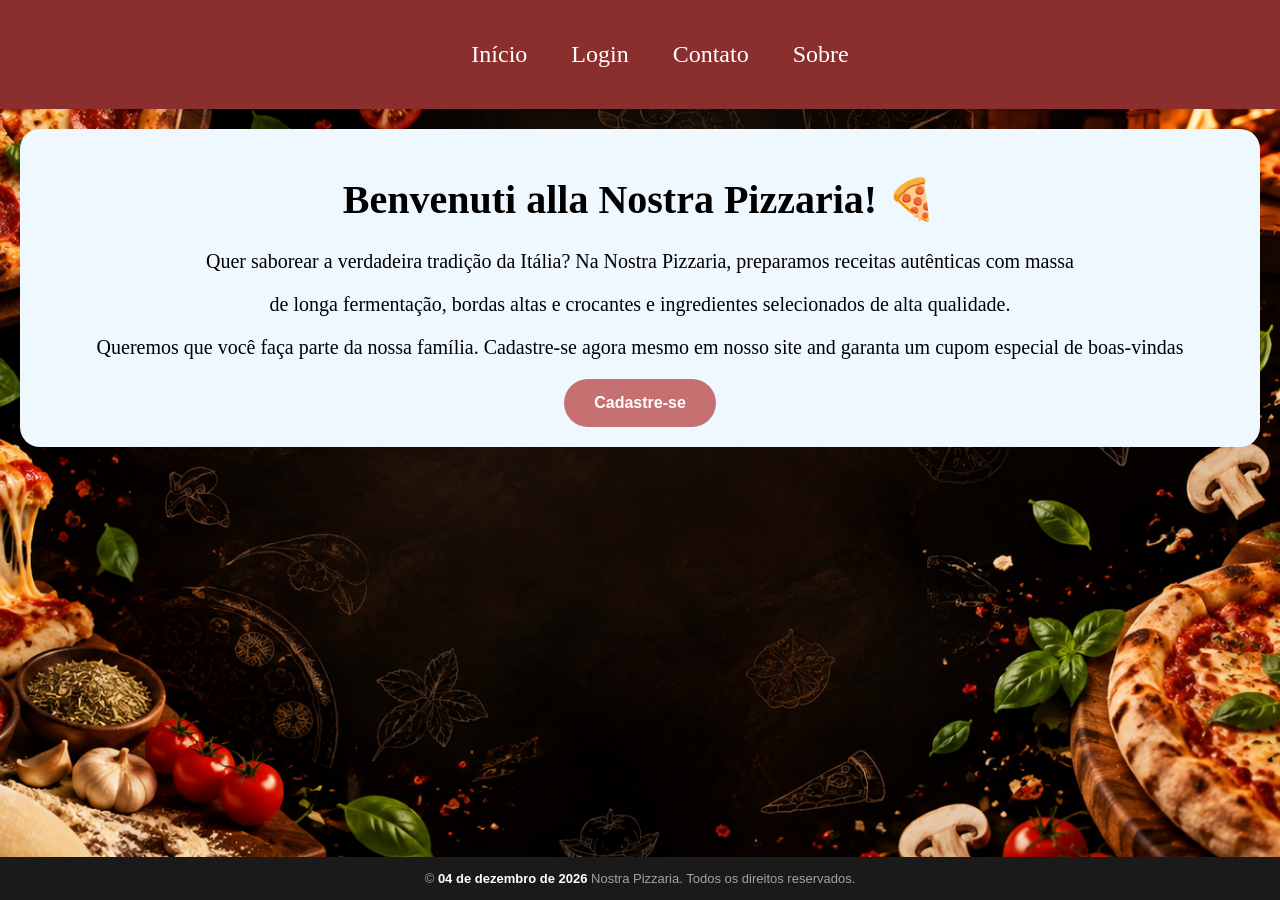
<file: index.html>
<!DOCTYPE html>
<html lang="pt-br">
<head>
    <meta charset="UTF-8">
    <meta name="viewport" content="width=device-width, initial-scale=1.0">
    <meta name="Marina e Estevão" content="autor">
    <title>Nostra Pizza</title>
    <link rel="stylesheet" href="style.css">
</head> 
<body>
    <header>
        <menu>
            <nav>
                <a href="index.html">Início</a>
                <a href="login.html">Login</a>
                <a href="#" id="menuContato">Contato</a>
                <a href="#" id="menuSobre">Sobre</a>
            </nav>
        </menu>
    </header>
    <main>
        <div class="texto-principal">
            <h1>Benvenuti alla Nostra Pizzaria! 🍕</h1>
                <p>Quer saborear a verdadeira tradição da Itália? Na Nostra Pizzaria, preparamos receitas autênticas com massa</p>
                <p>de longa fermentação, bordas altas e crocantes e ingredientes selecionados de alta qualidade.</p>
                <p>Queremos que você faça parte da nossa família. Cadastre-se agora mesmo em nosso site and garanta um cupom especial de boas-vindas</p>
                <button class="btn-cadastro" onclick="window.location.href='cadastro.html'">Cadastre-se</button>
        </div>
        
        <!-- Menu de Contato padronizado -->
        <div class="sub-menu" id="sub-contato">
            <h2>CONTATO</h2>
            
            <!-- Botão do Telefone e seu respectivo texto logo abaixo -->
            <div class="bloco-aba">
                <button class="aba-item" id="btn-telefone">Telefone</button>
                <div class="conteudo-aba" id="conteudo-telefone">
                    <h3>Nosso Telefone 📞</h3>
                    <p>(11) 99999-9999<br>Atendimento de Terça a Domingo, das 18h às 23h.</p>
                </div>
            </div>

            <!-- Botão do E-mail e seu respectivo texto logo abaixo -->
            <div class="bloco-aba" style="margin-top: 15px;">
                <button class="aba-item" id="btn-email">E-mail</button>
                <div class="conteudo-aba" id="conteudo-email">
                    <h3>Nosso E-mail ✉️</h3>
                    <p>nostrapizza@gmail.com<br>Respondemos em até 24 horas úteis.</p>
                </div>
            </div>
        </div>  
        
        <!-- Aba Principal do SOBRE configurada com submenus em cascata (sanfona) -->
        <div class="sub-menu" id="sub-sobre">
            <h2>SOBRE</h2>
            
            <!-- Bloco da Empresa (Abre a história ao clicar) -->
            <div class="bloco-aba">
                <button class="aba-item" id="btn-empresa">Empresa</button>
                <div class="conteudo-aba" id="conteudo-empresa">
                    <h3>Nossa História 🍕</h3>
                    <p>A Nostra Pizzaria nasceu da paixão pela verdadeira culinária italiana. Nossa massa fermenta por 48 horas para trazer leveza e o sabor autêntico de Nápoles direto para sua mesa.</p>
                </div>
            </div>

            <!-- Bloco de Clientes (Abre o portal ao clicar) -->
            <div class="bloco-aba" style="margin-top: 15px;">
                <button class="aba-item" id="btn-clientes">Clientes</button>
                <div class="conteudo-aba" id="conteudo-clientes">
                    <h3>Portal do Cliente</h3>
                    <p>Bem-vindo à nossa família! Aqui você pode consultar seus pontos de fidelidade, resgatar cupons de desconto semanais e avaliar suas últimas pizzas solicitadas.</p>
                </div>
            </div>
        </div>

    </main>
    <footer> 
        <h1>© <span id="data-atual"></span> Nostra Pizzaria. Todos os direitos reservados.</h1> 
    </footer>

   <!-- Link para o seu arquivo JavaScript externo -->
    <script src="script.js"></script>
</body>
</html>
</file>
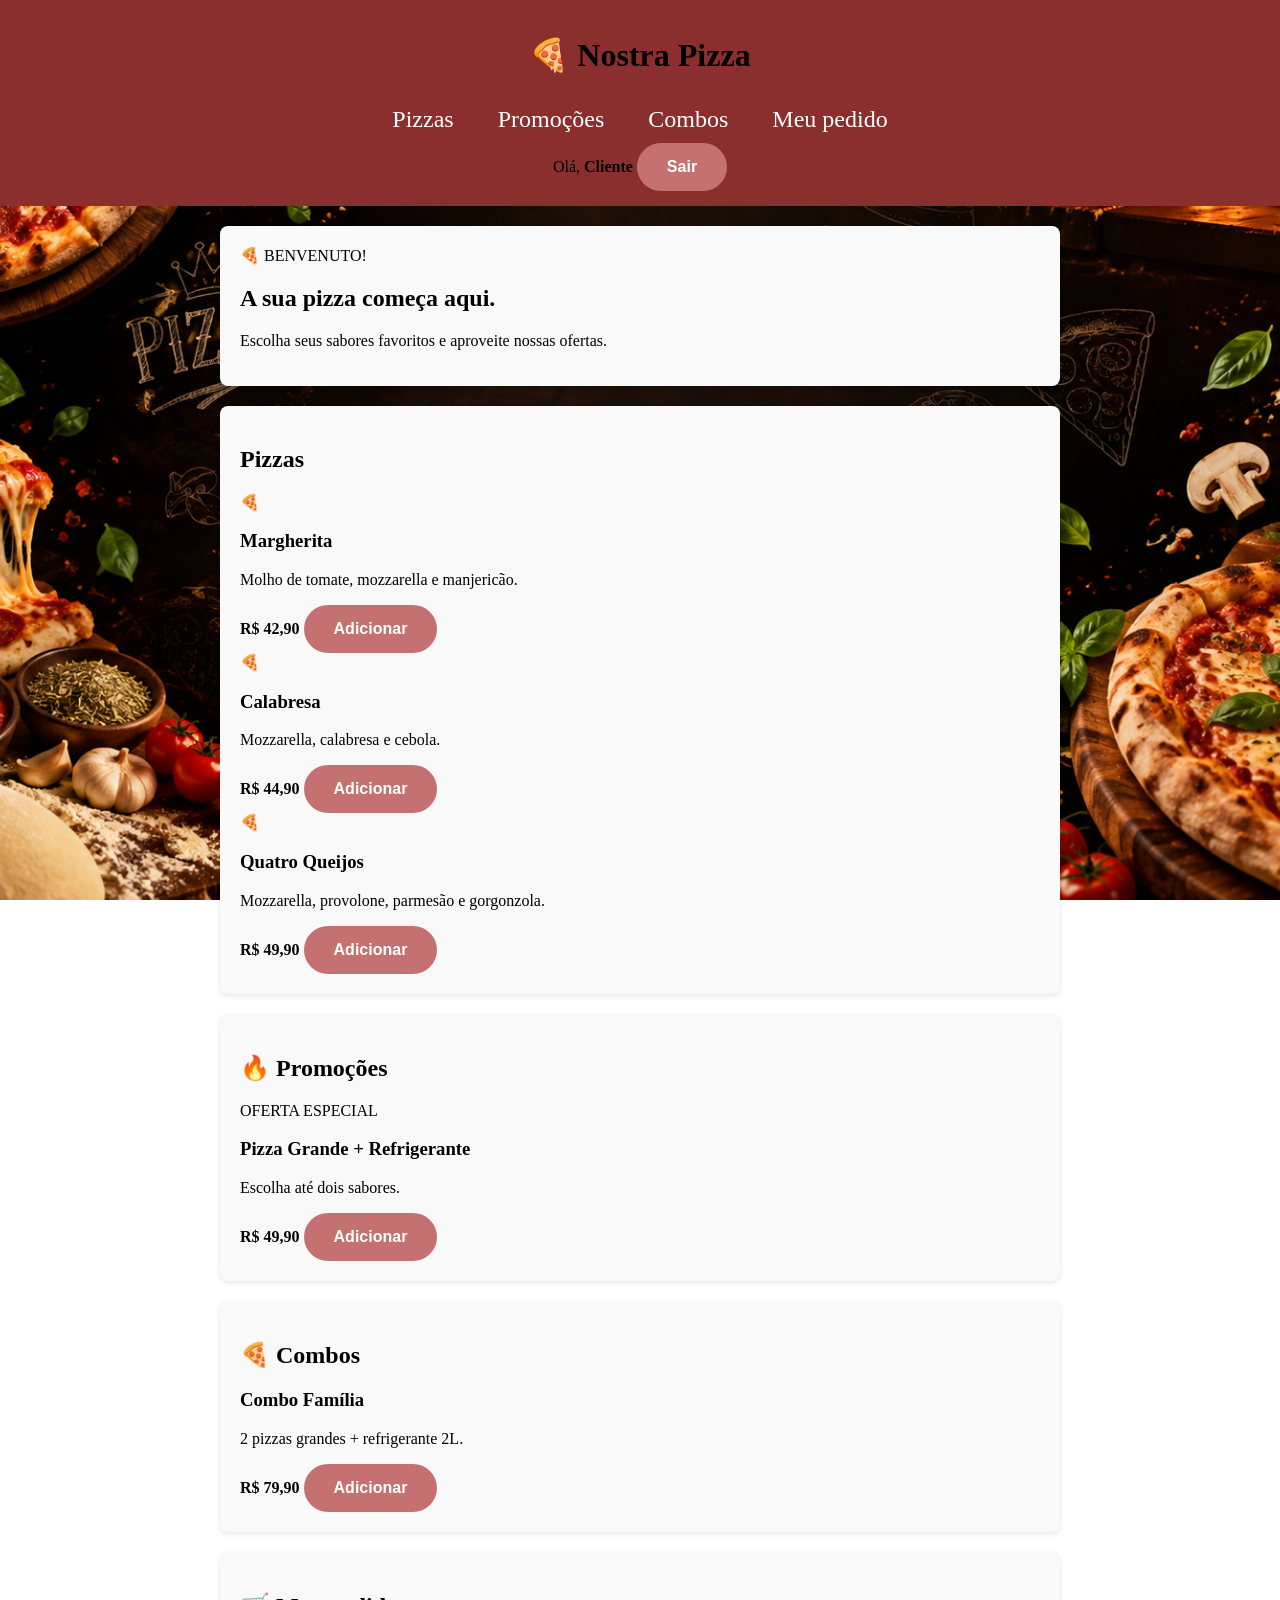
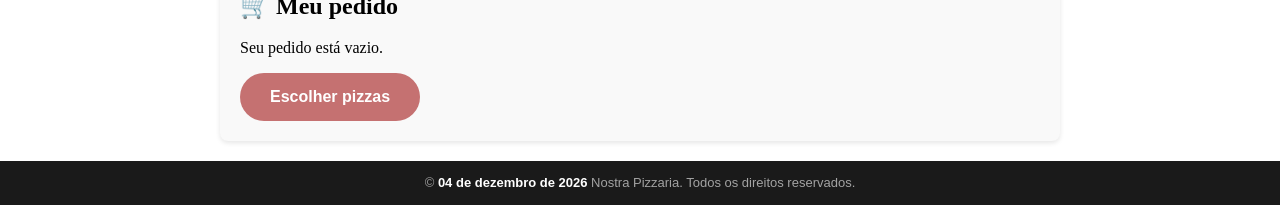
<file: ambiente.html>
<!DOCTYPE html>
<html lang="pt-BR">

<head>
    <meta charset="UTF-8">
    <meta name="viewport" content="width=device-width, initial-scale=1.0">

    <title>Nostra Pizza - Área do Cliente</title>

    <link rel="stylesheet" href="style.css">
</head>

<body class="ambiente">

    <header>

        <h1>🍕 Nostra Pizza</h1>

        <nav>
            <a href="#pizzas">Pizzas</a>
            <a href="#promocoes">Promoções</a>
            <a href="#combos">Combos</a>
            <a href="#pedido">Meu pedido</a>
        </nav>

        <div class="cliente">
            Olá, <strong id="nome-usuario">Cliente</strong>
            <button onclick="sair()" class="btn-adicionar">Sair</button>
        </div>

    </header>


    <main>

        <section class="boas-vindas">

            <span>🍕 BENVENUTO!</span>

            <h2>
                A sua pizza começa aqui.
            </h2>

            <p>
                Escolha seus sabores favoritos e aproveite nossas ofertas.
            </p>

        </section>


        <section id="pizzas">

            <h2>Pizzas</h2>

            <div class="produtos">

                <article>
                    <div class="pizza">🍕</div>

                    <h3>Margherita</h3>

                    <p>
                        Molho de tomate, mozzarella e manjericão.
                    </p>

                    <strong>R$ 42,90</strong>

                    <button data-nome="Margherita" data-preco="42.90"class="btn-adicionar">Adicionar</button>
                </article>


                <article>
                    <div class="pizza">🍕</div>

                    <h3>Calabresa</h3>

                    <p>
                        Mozzarella, calabresa e cebola.
                    </p>

                    <strong>R$ 44,90</strong>

                    <button data-nome="Calabresa" data-preco="44.90"class="btn-adicionar">Adicionar</button>
                </article>


                <article>
                    <div class="pizza">🍕</div>

                    <h3>Quatro Queijos</h3>

                    <p>
                        Mozzarella, provolone, parmesão e gorgonzola.
                    </p>

                    <strong>R$ 49,90</strong>

                    <button data-nome="Quatro Queijos" data-preco="49.90" class="btn-adicionar">Adicionar</button>
                </article>

            </div>

        </section>


        <section id="promocoes">

            <h2>🔥 Promoções</h2>

            <div class="promocao">

                <div>
                    <span>OFERTA ESPECIAL</span>

                    <h3>
                        Pizza Grande + Refrigerante
                    </h3>

                    <p>
                        Escolha até dois sabores.
                    </p>
                </div>

                <strong>R$ 49,90</strong>

                <button data-nome="Pizza Grande + Refrigerante" data-preco="49.90"class="btn-adicionar">Adicionar</button>

            </div>

        </section>


        <section id="combos">

            <h2>🍕 Combos</h2>

            <div class="combo">

                <h3>Combo Família</h3>

                <p>
                    2 pizzas grandes + refrigerante 2L.
                </p>

                <strong>R$ 79,90</strong>

                <button data-nome="Combo Família" data-preco="79.90" class="btn-adicionar">Adicionar</button>

            </div>

        </section>


        <section id="pedido" class="pedido">

            <h2>🛒 Meu pedido</h2>

            <!-- O container abaixo receberá os itens via JavaScript -->
            <div id="container-pedido">
                <p>
                    Seu pedido está vazio.
                </p>
            </div>

            <!-- NOVO: Botão adicionado para salvar o pedido em formato .txt via classe Carrinho -->
            <button id="btn-finalizar" onclick="meuCarrinho.finalizarPedido()" style="display: none;" class="btn-adicionar">
                Finalizar e Salvar Pedido (.txt)
            </button>

            <button onclick="location.href='#pizzas'" class="btn-adicionar">
                Escolher pizzas
            </button>

        </section>
        <!-- Banner flutuante do aviãozinho de pizza -->
        <div class="aviao-promocao">✈️🍕 PROMOÇÃO RELÂMPAGO: Compre 2 pizzas grandes e ganhe 1 refrigerante 2L! 🍕✈️</div>
    </main>
    <footer>
        <h1>
            © <span id="data-atual"></span>
            Nostra Pizzaria.
            Todos os direitos reservados.
        </h1>

    </footer>
    <script src="script.js"></script>
</body>
</html>
</file>
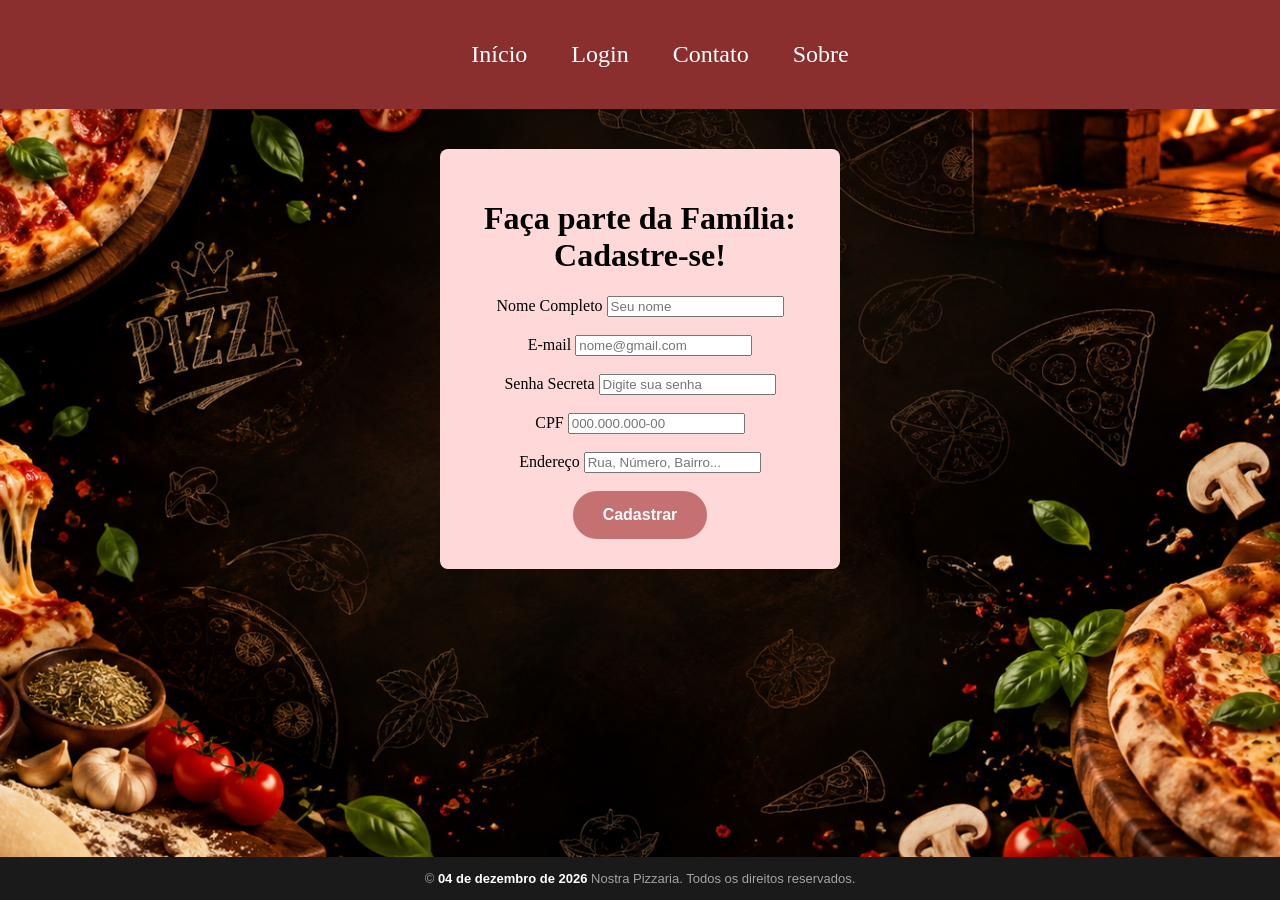
<file: cadastro.html>
<!DOCTYPE html>
<html lang="pt-BR">
<head> 
    <meta charset="UTF-8">
    <meta name="viewport" content="width=device-width, initial-scale=1.0">
    <title>Cadastro da Nostro Pizzaria</title>
    <link rel="stylesheet" href="style.css">
</head>
<body> 
    <header class="cadastro">
        <menu>
            <nav>
                <a href="index.html">Início</a>
                <a href="login.html">Login</a>
                <a href="#" id="menuContato">Contato</a>
                <a href="#" id="menuSobre">Sobre</a>
            </nav>
        </menu>
    </header>
    <main>
         <form id="meuFormulario">
            <h1>Faça parte da Família: Cadastre-se!</h1>
               <!-- 1. campo Nome--> 
                <div class="cadastro">
                    <label for="nome">Nome Completo</label>
                    <input type="text" id="nome" placeholder="Seu nome" required>
                </div><br>

               <!-- 2. campo E-mail--> 
                <div class="cadastro">
                    <label for="email">E-mail</label>
                    <input type="email" id="email" placeholder="nome@gmail.com" required>
                </div><br>

               <!-- 3. campo Senha--> 
                <div class="cadastro">
                    <label for="senha">Senha Secreta</label>
                    <input type="password" id="senha" placeholder="Digite sua senha" required>
                </div><br>
               <!-- 4. campo CPF--> 
                <div class="cadastro">
                    <label for="cpf">CPF</label>
                    <input type="text" id="cpf" placeholder="000.000.000-00" maxlength="14" required>
                </div><br>
               <!-- 5. campo Endereço--> 
                <div class="cadastro">
                    <label for="endereco">Endereço</label>
                    <input type="text" id="endereco" placeholder="Rua, Número, Bairro..." required>
                </div><br>
                <!--botão de cadastro-->
                <button type="submit" class="btn-cadastro">Cadastrar</button>
            </form>
    </main>
    

    <div class="sub-menu" id="sub-contato">

        <h2>
            CONTATO 📞
        </h2>


        <div class="bloco-aba">

            <button
                class="aba-item"
                id="btn-telefone">

                Telefone

            </button>


            <div
                class="conteudo-aba"
                id="conteudo-telefone">

                <h3>
                    Nosso Telefone 📞
                </h3>

                <p>
                    (11) 99999-9999
                    <br>
                    Atendimento de terça a domingo,
                    das 18h às 23h.
                </p>

            </div>

        </div>


        <div
            class="bloco-aba"
            style="margin-top: 15px;">

            <button
                class="aba-item"
                id="btn-email">

                E-mail

            </button>


            <div
                class="conteudo-aba"
                id="conteudo-email">

                <h3>
                    Nosso E-mail ✉️
                </h3>

                <p>
                    contato@nostrapizzaria.com
                    <br>
                    Respondemos em até 24 horas úteis.
                </p>

            </div>

        </div>

    </div>

    <div class="sub-menu" id="sub-sobre">

        <h2>
            SOBRE
        </h2>


        <div class="bloco-aba">

            <button
                class="aba-item"
                id="btn-empresa">

                Empresa

            </button>


            <div
                class="conteudo-aba"
                id="conteudo-empresa">

                <h3>
                    Nossa História 🍕
                </h3>

                <p>
                    A Nostra Pizzaria nasceu da paixão
                    pela verdadeira culinária italiana.
                    Nossa massa fermenta por 48 horas
                    para trazer leveza e sabor autêntico
                    de Nápoles direto para sua mesa.
                </p>

            </div>

        </div>


        <div
            class="bloco-aba"
            style="margin-top: 15px;">

            <button
                class="aba-item"
                id="btn-clientes">

                Clientes

            </button>


            <div
                class="conteudo-aba"
                id="conteudo-clientes">

                <h3>
                    Portal do Cliente
                </h3>

                <p>
                    Bem-vindo à nossa família!
                    Aqui você pode consultar seus
                    pontos de fidelidade, resgatar
                    cupons de desconto e avaliar
                    suas últimas pizzas.
                </p>

            </div>

        </div>

    </div>

    <footer> 
        <h1>© <span id="data-atual"></span> Nostra Pizzaria. Todos os direitos reservados.</h1> 
    </footer>
    <script src="script.js"></script>
</body>
</html>
</file>
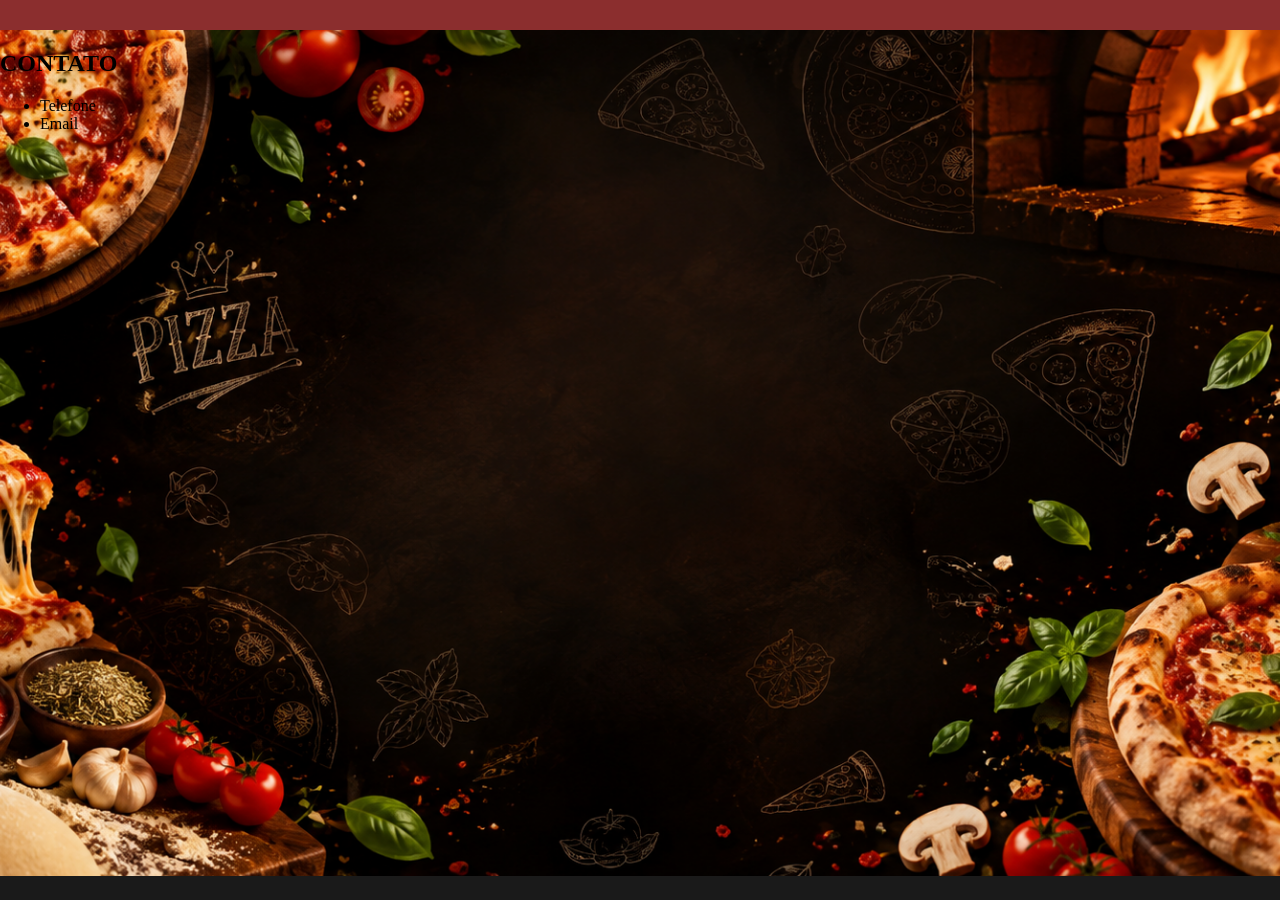
<file: contato.html>
<!DOCTYPE html>
<html lang="en">
<head>
    <meta charset="UTF-8">
    <meta name="viewport" content="width=device-width, initial-scale=1.0">
    <title>Contato</title>
    <link rel="stylesheet" href="style.css">
</head>
<body> 
    <header>
            <form class="classe-contato"></form>
    </header>
    <main>
        <h2>CONTATO</h2>
                <ul>
                    <li>Telefone</li>
                    <li>Email</li>
                </ul>
        </div> 
    </main>
    <footer>

    </footer>
    <script src="script.js"></script>
</body>
</html>
</file>
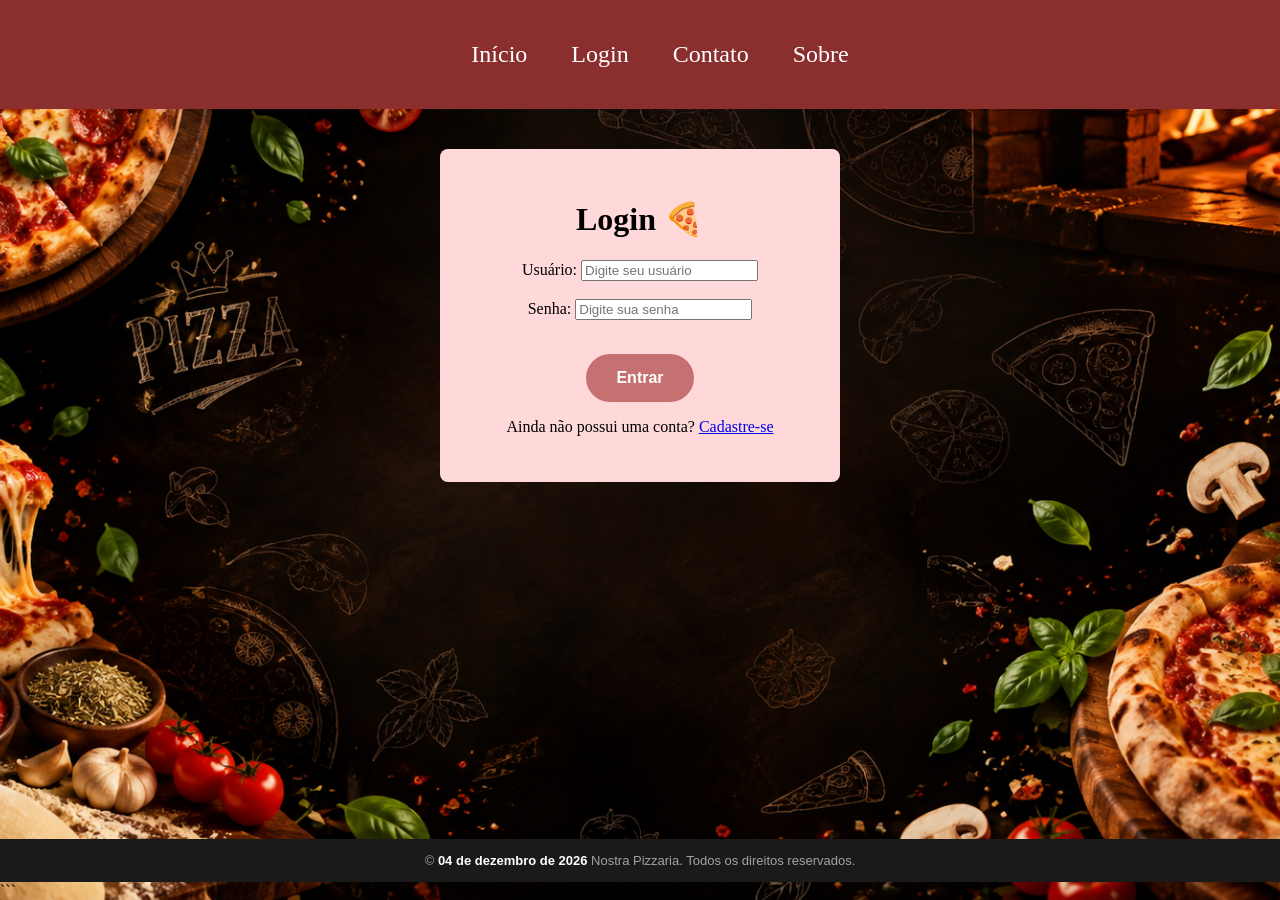
<file: login.html>
<!DOCTYPE html>
<html lang="pt-BR">

<head>
    <meta charset="UTF-8">

    <meta name="viewport" content="width=device-width, initial-scale=1.0">

    <title>Nostra Pizzaria - Login</title>

    <link rel="stylesheet" href="style.css">
</head>

<body class="pagina-login">

    <!-- =====================================================
         MENU SUPERIOR
         ===================================================== -->

    <header>

        <menu>

            <nav>

                <a href="index.html">
                    Início
                </a>

                <a href="login.html" class="ativo">
                    Login
                </a>

                <a href="#" id="menuContato">
                    Contato
                </a>

                <a href="#" id="menuSobre">
                    Sobre
                </a>

            </nav>

        </menu>

    </header>


    <!-- =====================================================
         ÁREA DE LOGIN
         ===================================================== -->

    <main id="fundo-login">

        <form id="meuFormulario">

            <h1>
                Login 🍕
            </h1>


            <!-- USUÁRIO -->

            <label for="username"> Usuário: </label>
            <input type="text" id="username" name="username" placeholder="Digite seu usuário"  required><br><br>

            <!-- SENHA -->
            <label for="password"> Senha: </label>
            <input  type="password" id="password" name="password" placeholder="Digite sua senha" required><br><br>


            <!-- MENSAGEM -->

            <p id="mensagem-login"></p>


            <!-- BOTÃO -->

            <button type="submit" class="btn-adicionar" > Entrar </button>


            <!-- CADASTRO -->

            <p class="link-cadastro">

                Ainda não possui uma conta?

                <a href="cadastro.html">
                    Cadastre-se
                </a>

            </p>

        </form>

    </main>


    <!-- =====================================================
         MENU LATERAL - CONTATO
         ===================================================== -->

    <div class="sub-menu" id="sub-contato">

        <h2>
            CONTATO 📞
        </h2>


        <div class="bloco-aba">

            <button
                class="aba-item"
                id="btn-telefone">

                Telefone

            </button>


            <div
                class="conteudo-aba"
                id="conteudo-telefone">

                <h3>
                    Nosso Telefone 📞
                </h3>

                <p>
                    (11) 99999-9999
                    <br>
                    Atendimento de terça a domingo,
                    das 18h às 23h.
                </p>

            </div>

        </div>


        <div
            class="bloco-aba"
            style="margin-top: 15px;">

            <button
                class="aba-item"
                id="btn-email">

                E-mail

            </button>


            <div
                class="conteudo-aba"
                id="conteudo-email">

                <h3>
                    Nosso E-mail ✉️
                </h3>

                <p>
                    contato@nostrapizzaria.com
                    <br>
                    Respondemos em até 24 horas úteis.
                </p>

            </div>

        </div>

    </div>


    <!-- =====================================================
         MENU LATERAL - SOBRE
         ===================================================== -->

    <div class="sub-menu" id="sub-sobre">

        <h2>
            SOBRE
        </h2>


        <div class="bloco-aba">

            <button
                class="aba-item"
                id="btn-empresa">

                Empresa

            </button>


            <div
                class="conteudo-aba"
                id="conteudo-empresa">

                <h3>
                    Nossa História 🍕
                </h3>

                <p>
                    A Nostra Pizzaria nasceu da paixão
                    pela verdadeira culinária italiana.
                    Nossa massa fermenta por 48 horas
                    para trazer leveza e sabor autêntico
                    de Nápoles direto para sua mesa.
                </p>

            </div>

        </div>


        <div
            class="bloco-aba"
            style="margin-top: 15px;">

            <button
                class="aba-item"
                id="btn-clientes">

                Clientes

            </button>


            <div
                class="conteudo-aba"
                id="conteudo-clientes">

                <h3>
                    Portal do Cliente
                </h3>

                <p>
                    Bem-vindo à nossa família!
                    Aqui você pode consultar seus
                    pontos de fidelidade, resgatar
                    cupons de desconto e avaliar
                    suas últimas pizzas.
                </p>

            </div>

        </div>

    </div>


    <!-- =====================================================
         RODAPÉ
         ===================================================== -->

    <footer>

        <h1>
            © <span id="data-atual"></span>
            Nostra Pizzaria.
            Todos os direitos reservados.
        </h1>

    </footer>


    <!-- JAVASCRIPT -->

    <script src="script.js"></script>

</body>

</html>
```
</file>
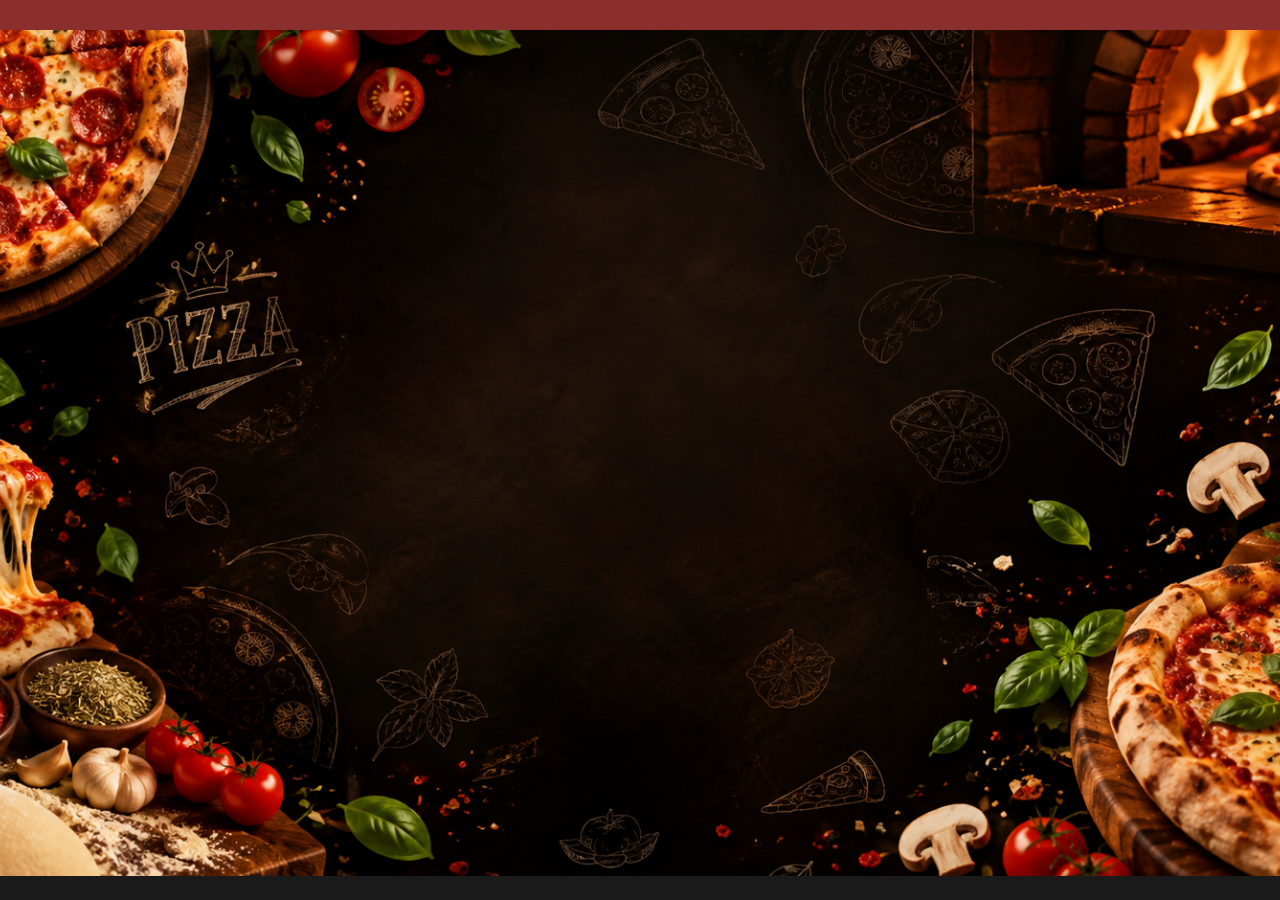
<file: sobre.html>
<!DOCTYPE html>
<html lang="en">
<head>
    <meta charset="UTF-8">
    <meta name="viewport" content="width=device-width, initial-scale=1.0">
    <title>Document</title>
    <link rel="stylesheet" href="style.css">
</head>
<body>
    <header>

    </header>
    <main>
        
            
        </form>
    </main>
    <footer>

    </footer>
    <script src="script.js"></script>
</body>
</html>
</file>
<file: style.css>
/* ==========================================================================
   1. CONFIGURAÇÕES GLOBAIS DO CORPO (BODY)
   ========================================================================== */
body {
    background-image: url(pizzaria.png);
    background-repeat: no-repeat;
    background-attachment: fixed;
    background-position: center;
    background-size: cover;
    margin: 0;
    padding: 0;
    min-height: 100vh; /* CORRIGIDO: Mudado de 100px para 100vh para cobrir a tela inteira */
    display: flex;
    flex-direction: column;
}

/* ==========================================================================
   2. CABEÇALHO E LINKS (HEADER)
   ========================================================================== */
header {
    background-color: #8b2e2e;
    text-align: center;
    padding: 15px 0;
}

/* CORRIGIDO: Separado o 'a' do 'header'. Misturar os dois aplicava fundo vermelho em todos os links do site */
header a {
    color: #fff;
    font-size: 24px; /* Reduzido levemente de 35px para caberem em linha nos menus */
    font-family: 'Times New Roman', Times, serif;
    text-decoration: none;
    padding: 10px 20px;
    display: inline-block;
    transition: all 0.2s ease;
}

header a:hover {
    color: #ffd9d9; 
}

header a:focus {
    outline: 2px solid #fff; 
    background-color: #633d3d; 
}

header a:active {
    transform: scale(0.95); 
    color: #c57171;
}

/* ==========================================================================
   3. SUB-MENUS LATERAIS (CONTATO / SOBRE)
   ========================================================================== */
.sub-menu {
    list-style: none;
    left: -290px;
    padding: 20px;
    width: 250px;
    height: 100vh; /* Ajustado para cobrir a altura total da janela */
    background-color: aliceblue;
    position: fixed;
    display: flex; 
    flex-direction: column;
    top: 0; /* Colado no topo para alinhar com o fundo fixo */
    z-index: 1000; /* Garante que fique na frente da imagem de fundo */
    transition: left 0.3s ease;
    box-sizing: border-box;
    border-radius: 10px; /* Bordas arredondadas apenas no lado direito */
}

.sub-menu.active {
    left: 0px;
    box-shadow: 4px 0 15px rgba(26,26,26,0.4);
}

/* ==========================================================================
   4. SISTEMA DE ABAS DO SOBRE (CORREÇÃO DO BUG DA IMAGEM)
   ========================================================================== */
.abas-sobre {
    display: flex;
    gap: 10px;
    margin-bottom: 15px;
}

.aba-item {
    flex: 1;
    padding: 8px 12px;
    cursor: pointer;
    border: 1px solid #ccc;
    border-radius: 4px;
    background-color: #f0f0f0;
    font-weight: bold;
    font-size: 14px;
    transition: background-color 0.2s;
}

.aba-item:hover {
    background-color: #d0d0d0;
}

/* Destaca a aba clicada */
.aba-item.aba-ativa {
    background-color: #8b2e2e;
    color: white;
    border-color: #8b2e2e;
}

/* CORREÇÃO DO SEU ERRO: Esconde os dois textos por padrão */
.conteudo-aba {
    display: none !important;
    background-color: #ffffff;
    padding: 15px;
    border-radius: 6px;
    box-shadow: inset 0 0 5px rgba(0,0,0,0.1);
    font-family: Arial, sans-serif;
    color: #333;
    line-height: 1.4;
    margin-top: 15px;
}

/* Mostra apenas a aba que tiver a classe ativo injetada pelo JS */
.conteudo-aba.ativo {
    display: block !important;
}

/* ==========================================================================
   5. CONTEÚDO PRINCIPAL (TEXTO E BOTÕES)
   ========================================================================== */
main {
    flex: 1; /* Faz o conteúdo principal ocupar o espaço restante e empurrar o footer */
}

.texto-principal {
    text-align: center;
    font-size: 20px;
    font-family: Cambria, Cochin, Georgia, Times, 'Times New Roman', serif;
    background-color: aliceblue;
    padding: 20px;
    margin: 20px;
    border-radius: 20px;
}

.btn-cadastro {
    padding: 15px 30px;
    border-radius: 200px;
    background-color: #c57171;
    color: white;
    border: none;
    font-size: 16px;
    font-weight: bold;
    cursor: pointer;
    transition: all 0.2s ease;
}

/* CORRIGIDO: Removido o 'translate: solid 3.0px' que quebrava o CSS */
.btn-cadastro:hover {
    background-color: #633d3d;
    color: aliceblue;
    transform: translateY(-2px); /* Efeito suave de subida moderno */
}

.btn-cadastro:active {
    transform: scale(0.95); /* Efeito físico de clique */
}
.btn-adicionar {
    padding: 15px 30px;
    border-radius: 200px;
    background-color: #c57171;
    color: white;
    border: none;
    font-size: 16px;
    font-weight: bold;
    cursor: pointer;
    transition: all 0.2s ease;
}


/* ==========================================================================
   6. FORMULÁRIO DE CADASTRO
   ========================================================================== */
#meuFormulario {
    background-color: #ffd9d9;
    text-align: center;
    padding: 30px;
    border-radius: 8px;
    max-width: 400px;
    margin: 40px auto; /* Centraliza o formulário horizontalmente na página */
    width: 100%;
    min-height: 300px; /* CORRIGIDO: Mesclagem errada de 'height: 200px min-height: 300px' */
    box-sizing: border-box;
}

/* ==========================================================================
   7. RODAPÉ (FOOTER)
   ========================================================================== */
footer {
    background-color: #1a1a1a;
    padding: 12px 20px;       
    text-align: center;       
    width: 100%;              
    box-sizing: border-box;
}

footer h1 {
    color: #a3a3a3;           
    font-family: 'Segoe UI', Tahoma, Geneva, Verdana, sans-serif; 
    font-size: 13px;          
    font-weight: 400;         
    margin: 0;                
    line-height: 1.5;         
}

#data-atual {
    font-weight: 600;
    color: #ffffff;           
}
section {
    padding: 20px;
    background-color: #f9f9f9;
    border-radius: 8px;
    margin: 20px auto;
    max-width: 800px;
    box-shadow: 0 2px 5px rgba(0,0,0,0.1);
}
/* ==========================================================================
   ANIMAÇÃO DO AVIÃOZINHO DE PROMOÇÃO RELÂMPAGO
   ========================================================================== */
.aviao-promocao {
    position: fixed;
    top: 80px; /* Posicionado logo abaixo do cabeçalho fixo */
    left: -100%; /* Começa completamente fora da tela, do lado esquerdo */
    white-space: nowrap; /* Garante que o texto fique em uma única linha */
    background-color: #f1c40f; /* Cor amarela chamativa de alerta */
    color: #1a1a1a; /* Texto escuro para alto contraste */
    padding: 10px 20px;
    font-weight: bold;
    font-family: Arial, sans-serif;
    border-radius: 50px; /* Formato arredondado estilo pílula */
    box-shadow: 0 4px 15px rgba(0, 0, 0, 0.4);
    z-index: 2000; /* Fica à frente de todos os outros elementos */
    animation: voarAviao 20s linear infinite; /* Animação contínua e infinita */
}

/* Define o trajeto do voo: cruza da esquerda para a direita */
@keyframes voarAviao {
    0% {
        left: -100%; /* Fora da tela à esquerda */
    }
    100% {
        left: 100%; /* Fora da tela à direita */
    }
}
/* Quando o mouse pousa, altera o conteúdo para uma explosão e some instantaneamente */

.aviao-promocao.explodiu {
    animation: explodirInstantaneo 0.4s forwards !important;
    pointer-events: none; /* Desativa novos cliques imediatamente */
}

/* Quando a classe .explodiu for injetada pelo clique, o avião sofre o efeito visual de explosão */
.aviao-promocao.explodiu {
    animation: efeitoExplodir 0.4s forwards !important;
    pointer-events: none; /* Desativa novos cliques imediatamente */
}

/* Correção definitiva: Desliga o voo e aplica o efeito visual de explosão */
.aviao-promocao.explodiu {
    animation: none !important; /* Mata a animação de voar para não travar a explosão */
    animation: efeitoExplodir 0.4s forwards !important; /* Executa o efeito visual */
    pointer-events: none; /* Desativa novos cliques imediatamente */
}

/* Animação que faz o elemento mudar de cor, inflar e sumir */
@keyframes efeitoExplodir {
    0% {
        background-color: #e74c3c !important; /* Muda a cor para vermelho fogo */
        color: white !important;              /* Texto fica branco */
        transform: scale(1);
        opacity: 1;
    }
    50% {
        transform: scale(1.5); /* Infla simulando o impacto da explosão */
        opacity: 0.9;
    }
    100% {
        transform: scale(0); /* Encolhe totalmente até sumir */
        opacity: 0;
        visibility: hidden;
    }
}



/* Correção pontual: manter o rodapé do login no fim da página */
body.pagina-login {
    min-height: 100vh;
    display: flex;
    flex-direction: column;
}
body.pagina-login main {
    flex: 1 0 auto;
}
body.pagina-login footer {
    margin-top: auto;
}

/* Garantir que os painéis laterais possam ser abertos na página de cadastro */
#sub-contato.active,
#sub-sobre.active {
    left: 0;
}


/* Ajustes pontuais solicitados: rodapé do login e menus laterais no cadastro */
body.pagina-login {
    min-height: 100vh;
    display: flex;
    flex-direction: column;
}
body.pagina-login > main#fundo-login {
    flex: 1 0 auto;
}
body.pagina-login > footer {
    margin-top: auto;
}
#sub-contato.active,
#sub-sobre.active {
    left: 0 !important;
    visibility: visible;
}


/* Ajustes solicitados: painéis laterais visíveis quando ativos nas páginas login e cadastro */
#sub-contato.active,
#sub-sobre.active {
    left: 0 !important;
    visibility: visible;
}

/* O rodapé da página de login permanece na parte inferior da janela */
body.pagina-login {
    min-height: 100vh;
    display: flex;
    flex-direction: column;
}
body.pagina-login > footer {
    margin-top: auto;
}
</file>
